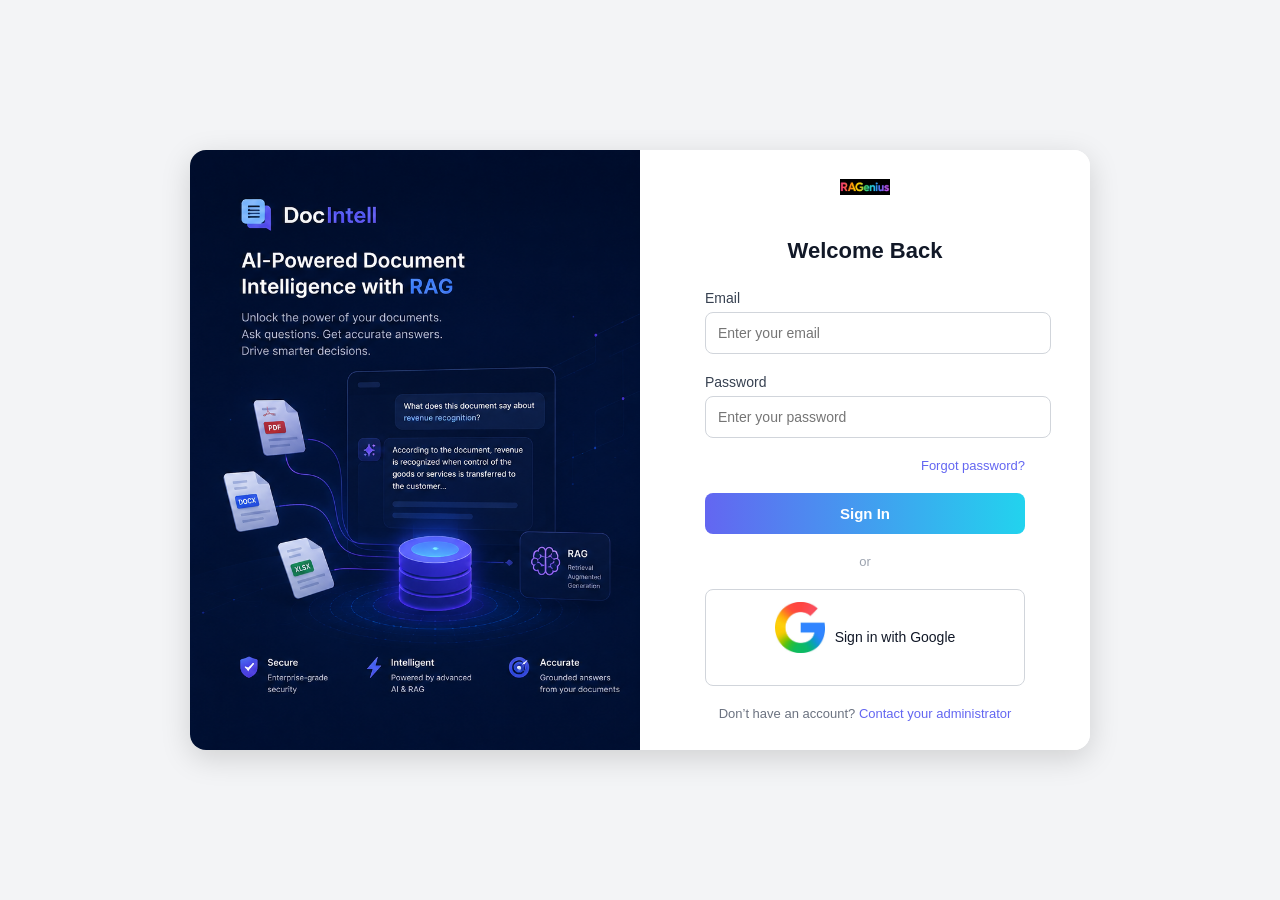
<file: templates/login.html>
<!DOCTYPE html>
<html lang="en">
<head>
  <meta charset="UTF-8" />
  <meta name="viewport" content="width=device-width, initial-scale=1.0" />
  <title>DocIntell Login</title>
  <style>
    body {
      margin: 0;
      font-family: 'Inter', sans-serif;
      background-color: #f3f4f6; /* light background */
      display: flex;
      justify-content: center;
      align-items: center;
      height: 100vh;
    }

    /* Wrapper rectangle */
    .login-wrapper {
      display: flex;
      width: 900px;   /* fixed width rectangle */
      height: 600px;  /* fixed height rectangle */
      background-color: #ffffff;
      border-radius: 16px;
      overflow: hidden;
      box-shadow: 0 8px 30px rgba(0,0,0,0.15);
    }

    /* Left side image */
    .left-section {
      flex: 1;
      background: url('/static/Assets/login.png') no-repeat center center;
      background-size: cover;
    }

    /* Right side login form */
    .right-section {
      flex: 1;
      display: flex;
      justify-content: center;
      align-items: center;
      background-color: #ffffff;
    }

    .login-box {
      width: 80%;
      max-width: 320px;
      text-align: center;
    }

    .login-box img {
      width: 50px;
      margin-bottom: 20px;
    }

    .login-box h2 {
      font-size: 22px;
      font-weight: 700;
      color: #111827;
      margin-bottom: 8px;
    }

    .login-box p {
      font-size: 14px;
      color: #6b7280;
      margin-bottom: 30px;
    }

    .login-box p a {
      color: #6366f1;
      text-decoration: none;
    }

    .input-group {
      text-align: left;
      margin-bottom: 20px;
    }

    .input-group label {
      display: block;
      font-size: 14px;
      color: #374151;
      margin-bottom: 6px;
    }

    .input-group input {
      width: 100%;
      padding: 12px;
      border: 1px solid #d1d5db;
      border-radius: 8px;
      font-size: 14px;
      color: #111827;
    }

    .forgot {
      text-align: right;
      font-size: 13px;
      margin-bottom: 20px;
    }

    .forgot a {
      color: #6366f1;
      text-decoration: none;
    }

    .btn-signin {
      width: 100%;
      padding: 12px;
      border: none;
      border-radius: 8px;
      background: linear-gradient(90deg, #6366f1, #22d3ee);
      color: #ffffff;
      font-size: 15px;
      font-weight: 600;
      cursor: pointer;
      margin-bottom: 20px;
      transition: opacity 0.3s ease;
    }

    .btn-signin:hover {
      opacity: 0.9;
    }

    .divider {
      font-size: 13px;
      color: #9ca3af;
      margin-bottom: 20px;
    }

    .btn-google {
      width: 100%;
      padding: 12px;
      border: 1px solid #d1d5db;
      border-radius: 8px;
      background-color: #ffffff;
      color: #111827;
      font-size: 14px;
      font-weight: 500;
      display: flex;
      align-items: center;
      justify-content: center;
      gap: 10px;
      cursor: pointer;
      transition: background-color 0.3s ease;
    }

    .btn-google:hover {
      background-color: #f3f4f6;
    }

    .bottom-text {
      font-size: 13px;
      color: #6b7280;
      margin-top: 20px;
    }

    .bottom-text a {
      color: #6366f1;
      text-decoration: none;
    }
  </style>
</head>
<body>

  <div class="login-wrapper">
    <!-- Left Section (Image fills half) -->
    <div class="left-section"></div>

    <!-- Right Section (Login Form) -->
    <div class="right-section">
      <div class="login-box">
        <img src="/static/Assets/Logo.png" alt="DocIntell Icon">
        <h2>Welcome Back</h2><br />

        <div class="input-group">
          <label>Email</label>
          <input type="email" placeholder="Enter your email">
        </div>

        <div class="input-group">
          <label>Password</label>
          <input type="password" placeholder="Enter your password">
        </div>

        <div class="forgot">
          <a href="#">Forgot password?</a>
        </div>

        <button class="btn-signin">Sign In</button>

        <div class="divider">or</div>

        <button class="btn-google">
          <img src="/static/Assets/google.jpg" alt="Google Icon" width="18">
          Sign in with Google
        </button>

        <div class="bottom-text">
          Don’t have an account? <a href="#">Contact your administrator</a>
        </div>
      </div>
    </div>
  </div>

</body>
</html>
</file>
